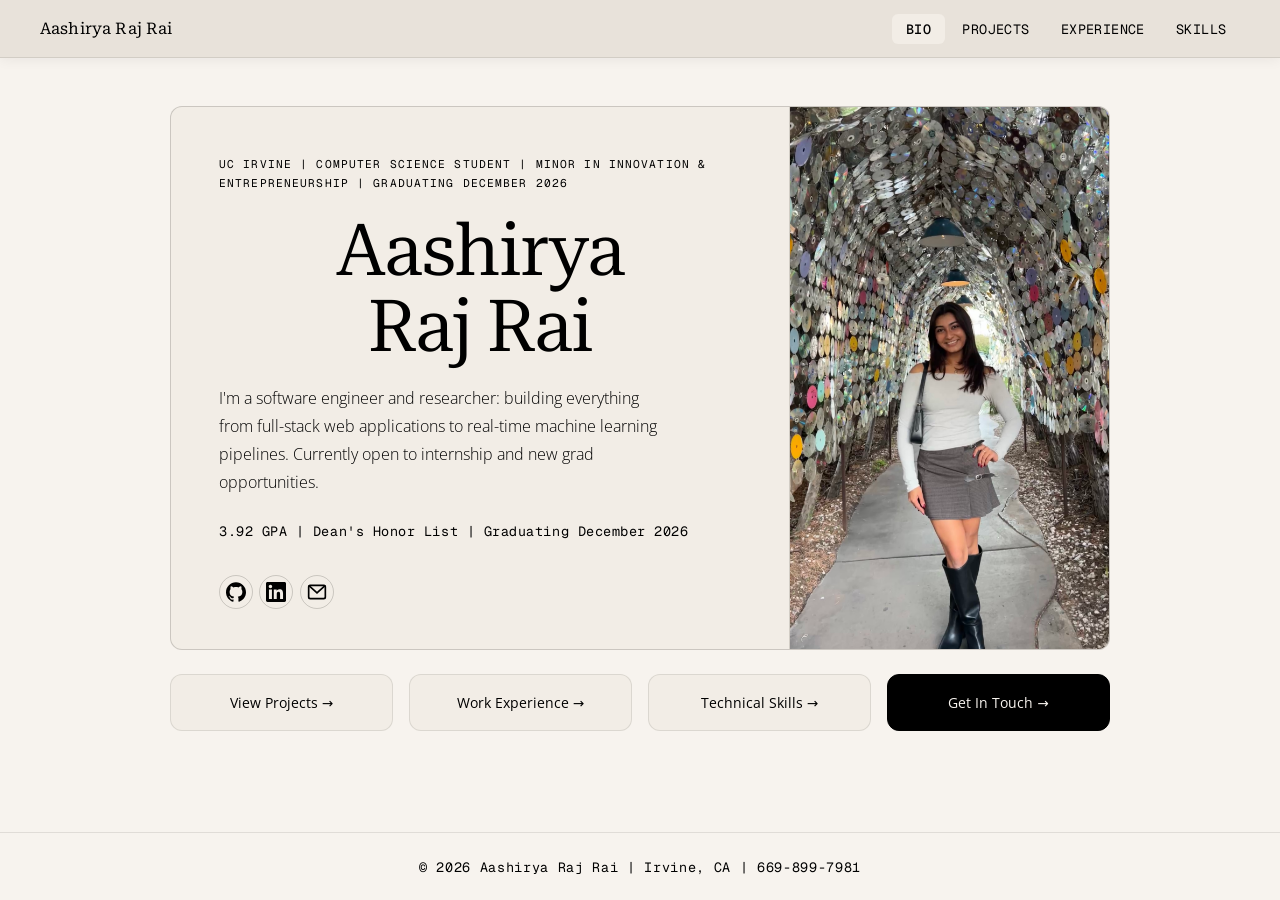
<file: index.html>
<!DOCTYPE html>
<html lang="en">
<head>
  <meta charset="UTF-8"/>
  <meta name="viewport" content="width=device-width, initial-scale=1.0"/>
  <title>Aashirya Raj Rai</title>
  <link rel="preconnect" href="https://fonts.googleapis.com"/>
  <link rel="preconnect" href="https://fonts.gstatic.com" crossorigin/>
  <link href="https://fonts.googleapis.com/css2?family=Roboto+Serif:ital,opsz,wght@0,8..144,100..900;1,8..144,100..900&family=Open+Sans:wght@300;400;500;600&family=Geist+Mono:wght@400;500&display=swap" rel="stylesheet"/>
  <link rel="stylesheet" href="shared.css"/>
  <link rel="stylesheet" href="home.css"/>
</head>
<body>

  <nav>
    <a href="index.html" class="nav-name">Aashirya Raj Rai</a>
    <ul>
      <li><a href="index.html" class="active">Bio</a></li>
      <li><a href="projects.html">Projects</a></li>
      <li><a href="experience.html">Experience</a></li>
      <li><a href="skills.html">Skills</a></li>
    </ul>
  </nav>

  <main class="home-main">
    <div class="home-card">
      <div class="home-left">
        <div class="home-tag">UC Irvine | Computer Science Student | Minor in Innovation & Entrepreneurship | Graduating December 2026</div>
        <h1>Aashirya<br/>Raj Rai</h1>
        <p class="home-bio">I'm a software engineer and researcher: building everything from full-stack web applications to real-time machine learning pipelines. Currently open to internship and new grad opportunities.</p>
        <p class="home-meta">3.92 GPA | Dean's Honor List | Graduating December 2026</p>
        <div class="home-social-row">
<div class="home-socials">
            <a href="https://github.com/aashiryarai" target="_blank" title="GitHub">
              <svg width="20" height="20" viewBox="0 0 24 24" fill="currentColor"><path d="M12 .297c-6.63 0-12 5.373-12 12 0 5.303 3.438 9.8 8.205 11.385.6.113.82-.258.82-.577 0-.285-.01-1.04-.015-2.04-3.338.724-4.042-1.61-4.042-1.61C4.422 18.07 3.633 17.7 3.633 17.7c-1.087-.744.084-.729.084-.729 1.205.084 1.838 1.236 1.838 1.236 1.07 1.835 2.809 1.305 3.495.998.108-.776.417-1.305.76-1.605-2.665-.3-5.466-1.332-5.466-5.93 0-1.31.465-2.38 1.235-3.22-.135-.303-.54-1.523.105-3.176 0 0 1.005-.322 3.3 1.23.96-.267 1.98-.399 3-.405 1.02.006 2.04.138 3 .405 2.28-1.552 3.285-1.23 3.285-1.23.645 1.653.24 2.873.12 3.176.765.84 1.23 1.91 1.23 3.22 0 4.61-2.805 5.625-5.475 5.92.42.36.81 1.096.81 2.22 0 1.606-.015 2.896-.015 3.286 0 .315.21.69.825.57C20.565 22.092 24 17.592 24 12.297c0-6.627-5.373-12-12-12"/></svg>
            </a>
            <a href="https://linkedin.com/in/aashirya-rai-177084218" target="_blank" title="LinkedIn">
              <svg width="20" height="20" viewBox="0 0 24 24" fill="currentColor"><path d="M20.447 20.452h-3.554v-5.569c0-1.328-.027-3.037-1.852-3.037-1.853 0-2.136 1.445-2.136 2.939v5.667H9.351V9h3.414v1.561h.046c.477-.9 1.637-1.85 3.37-1.85 3.601 0 4.267 2.37 4.267 5.455v6.286zM5.337 7.433c-1.144 0-2.063-.926-2.063-2.065 0-1.138.92-2.063 2.063-2.063 1.14 0 2.064.925 2.064 2.063 0 1.139-.925 2.065-2.064 2.065zm1.782 13.019H3.555V9h3.564v11.452zM22.225 0H1.771C.792 0 0 .774 0 1.729v20.542C0 23.227.792 24 1.771 24h20.451C23.2 24 24 23.227 24 22.271V1.729C24 .774 23.2 0 22.222 0h.003z"/></svg>
            </a>
            <a href="mailto:raiar@uci.edu" title="Email">
              <svg width="20" height="20" viewBox="0 0 24 24" fill="none" stroke="currentColor" stroke-width="2"><rect x="2" y="4" width="20" height="16" rx="2"/><polyline points="2,4 12,13 22,4"/></svg>
            </a>
          </div>
        </div>
      </div>
      <div class="home-right">
        <div class="home-photo-frame">
          <img src="IMG_7101.JPG" alt="Aashirya Raj Rai" class="home-photo-img"/>
        </div>
      </div>
    </div>

    <div class="home-quick-links">
      <a href="projects.html" class="ql">View Projects →</a>
      <a href="experience.html" class="ql">Work Experience →</a>
      <a href="skills.html" class="ql">Technical Skills →</a>
      <a href="mailto:raiar@uci.edu" class="ql ql-accent">Get In Touch →</a>
    </div>
  </main>

  <footer>
    <span>© 2026 Aashirya Raj Rai | Irvine, CA | 669-899-7981</span>
  </footer>

</body>
</html>
</file>
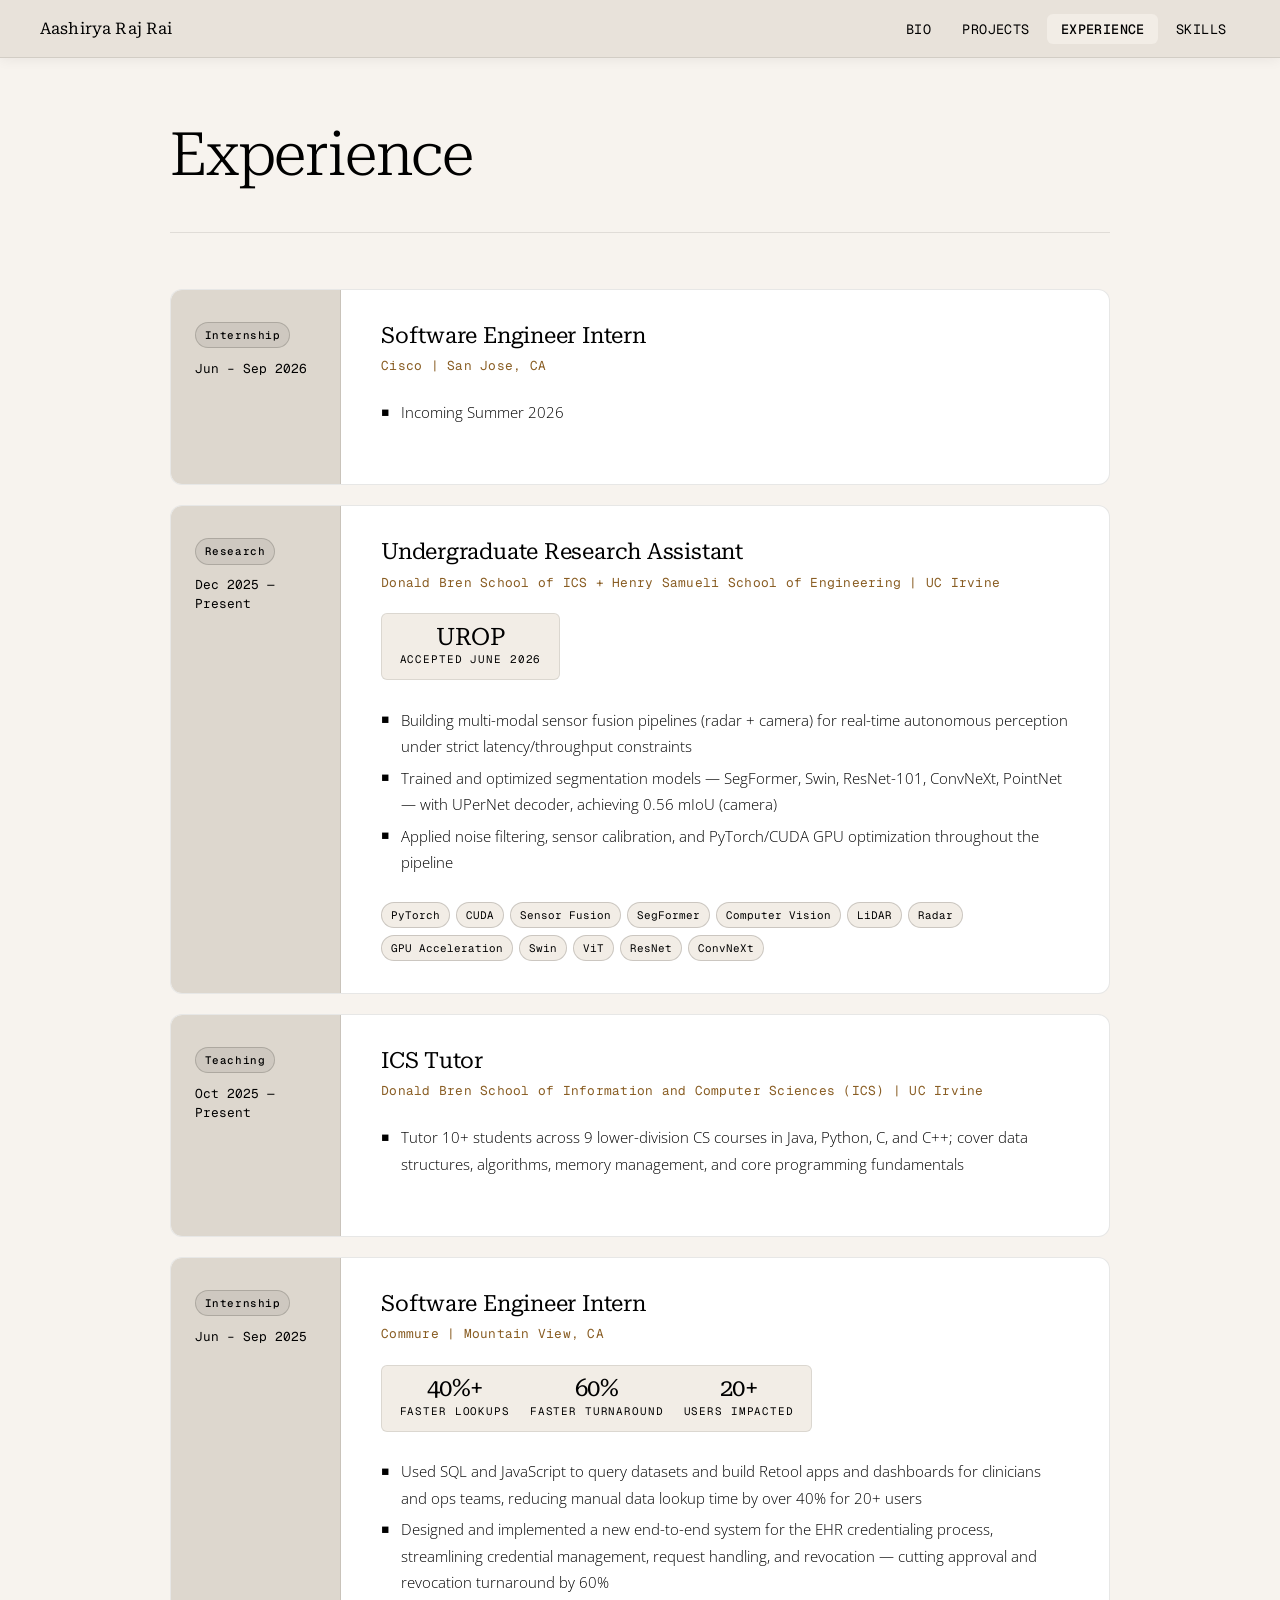
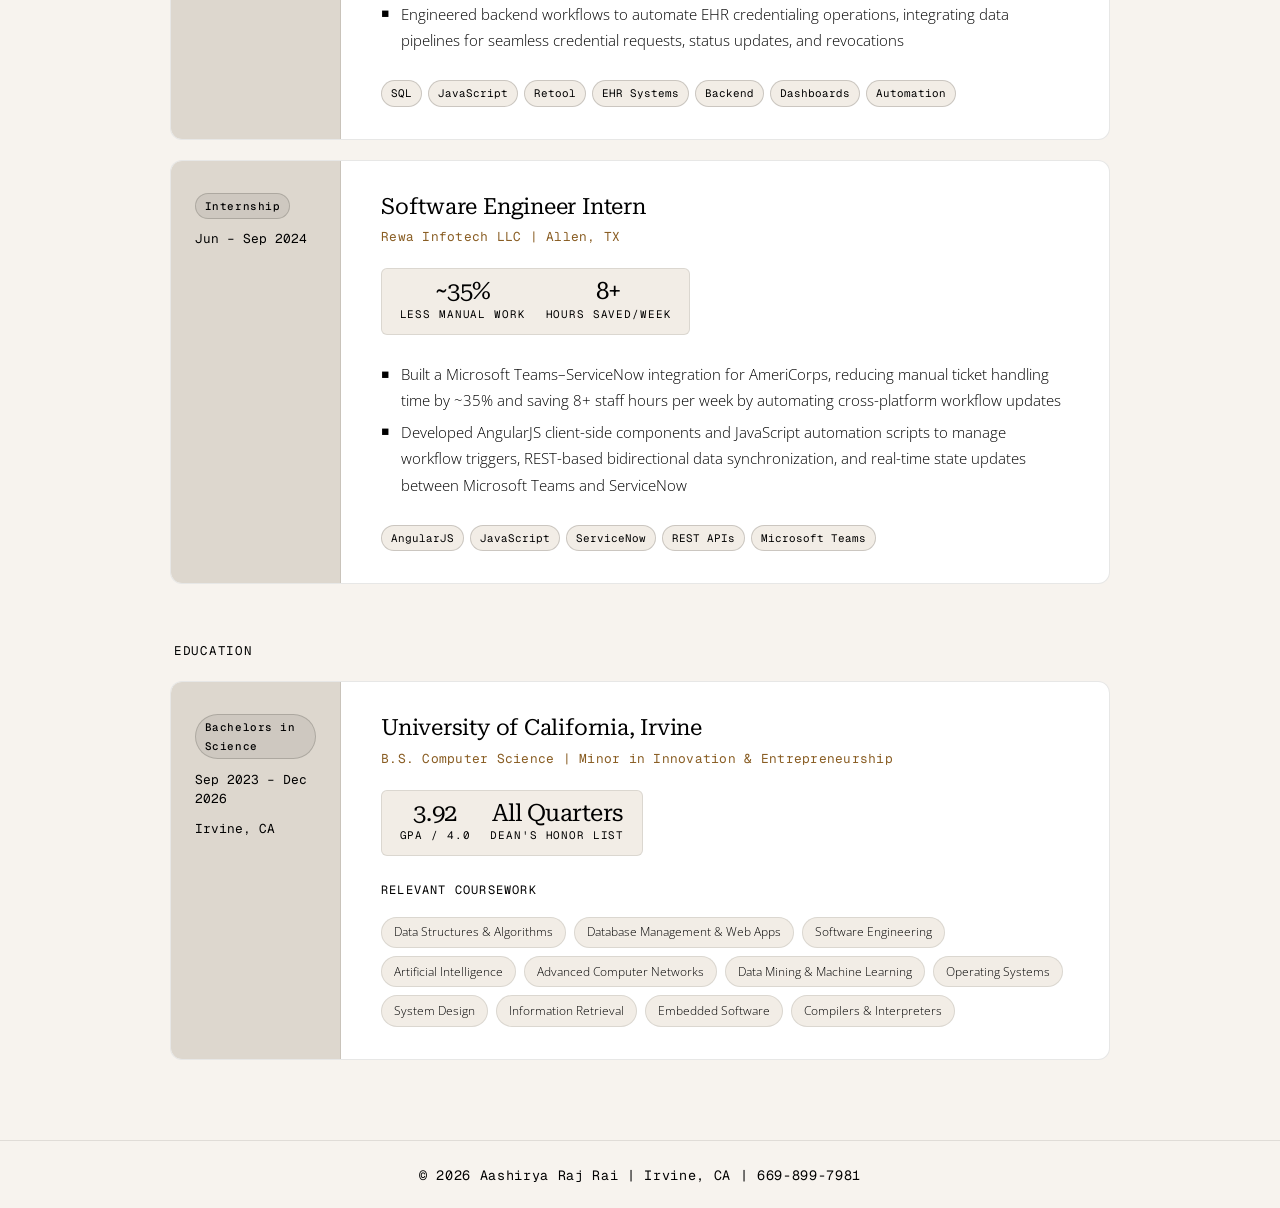
<file: experience.html>
<!DOCTYPE html>
<html lang="en">
<head>
  <meta charset="UTF-8"/>
  <meta name="viewport" content="width=device-width, initial-scale=1.0"/>
  <title>Experience — Aashirya Raj Rai</title>
  <link rel="preconnect" href="https://fonts.googleapis.com"/>
  <link rel="preconnect" href="https://fonts.gstatic.com" crossorigin/>
  <link href="https://fonts.googleapis.com/css2?family=Roboto+Serif:ital,opsz,wght@0,8..144,100..900;1,8..144,100..900&family=Open+Sans:wght@300;400;500;600&family=Geist+Mono:wght@400;500&display=swap" rel="stylesheet"/>
  <link rel="stylesheet" href="shared.css"/>
  <link rel="stylesheet" href="experience.css"/>
</head>
<body>

  <nav>
    <a href="index.html" class="nav-name">Aashirya Raj Rai</a>
    <ul>
      <li><a href="index.html">Bio</a></li>
      <li><a href="projects.html">Projects</a></li>
      <li><a href="experience.html" class="active">Experience</a></li>
      <li><a href="skills.html">Skills</a></li>
    </ul>
  </nav>

  <main class="page-main">
    <div class="page-header">
      <h1>Experience</h1>
    </div>

    <div class="exp-list">
      <div class="exp-card" data-reveal>
        <div class="exp-card-left">
          <div class="exp-role-tag intern">Internship</div>
          <div class="exp-period">Jun – Sep 2026</div>
        </div>
        <div class="exp-card-body">
          <h2>Software Engineer Intern</h2>
          <p class="exp-org">Cisco | San Jose, CA</p>
          <ul>
            <li>Incoming Summer 2026</li>
          </ul>
        </div>
      </div>
      <div class="exp-card" data-reveal>
        <div class="exp-card-left">
          <div class="exp-role-tag research">Research</div>
          <div class="exp-period">Dec 2025 — Present</div>
        </div>
        <div class="exp-card-body">
          <h2>Undergraduate Research Assistant</h2>
          <p class="exp-org">Donald Bren School of ICS + Henry Samueli School of Engineering | UC Irvine</p>
          <div class="exp-metric-row">
            <div class="exp-metric accent"><span>UROP</span><small>Accepted June 2026</small></div>
          </div>
          <ul>
            <li>Building multi-modal sensor fusion pipelines (radar + camera) for real-time autonomous perception under strict latency/throughput constraints</li>
            <li>Trained and optimized segmentation models — SegFormer, Swin, ResNet-101, ConvNeXt, PointNet — with UPerNet decoder, achieving 0.56 mIoU (camera)</li>
            <li>Applied noise filtering, sensor calibration, and PyTorch/CUDA GPU optimization throughout the pipeline</li>
          </ul>
          <div class="exp-skill-pills">
            <span>PyTorch</span><span>CUDA</span><span>Sensor Fusion</span><span>SegFormer</span><span>Computer Vision</span><span>LiDAR</span><span>Radar</span><span>GPU Acceleration</span><span>Swin</span><span>ViT</span><span>ResNet</span><span>ConvNeXt</span>
          </div>
        </div>
      </div>

      <div class="exp-card" data-reveal>
        <div class="exp-card-left">
          <div class="exp-role-tag research">Teaching</div>
          <div class="exp-period">Oct 2025 — Present</div>
        </div>
        <div class="exp-card-body">
          <h2>ICS Tutor</h2>
          <p class="exp-org">Donald Bren School of Information and Computer Sciences (ICS) | UC Irvine</p>
          <ul>
            <li>Tutor 10+ students across 9 lower-division CS courses in Java, Python, C, and C++; cover data structures, algorithms, memory management, and core programming fundamentals</li>
          </ul>
        </div>
      </div>

      <div class="exp-card" data-reveal>
        <div class="exp-card-left">
          <div class="exp-role-tag intern">Internship</div>
          <div class="exp-period">Jun – Sep 2025</div>
        </div>
        <div class="exp-card-body">
          <h2>Software Engineer Intern</h2>
          <p class="exp-org">Commure | Mountain View, CA</p>
          <div class="exp-metric-row">
            <div class="exp-metric"><span>40%+</span><small>Faster lookups</small></div>
            <div class="exp-metric"><span>60%</span><small>Faster turnaround</small></div>
            <div class="exp-metric"><span>20+</span><small>Users impacted</small></div>
          </div>
          <ul>
            <li>Used SQL and JavaScript to query datasets and build Retool apps and dashboards for clinicians and ops teams, reducing manual data lookup time by over 40% for 20+ users</li>
            <li>Designed and implemented a new end-to-end system for the EHR credentialing process, streamlining credential management, request handling, and revocation — cutting approval and revocation turnaround by 60%</li>
            <li>Engineered backend workflows to automate EHR credentialing operations, integrating data pipelines for seamless credential requests, status updates, and revocations</li>
          </ul>
          <div class="exp-skill-pills">
            <span>SQL</span><span>JavaScript</span><span>Retool</span><span>EHR Systems</span><span>Backend</span><span>Dashboards</span><span>Automation</span>
          </div>
        </div>
      </div>

      <div class="exp-card" data-reveal>
        <div class="exp-card-left">
          <div class="exp-role-tag intern">Internship</div>
          <div class="exp-period">Jun – Sep 2024</div>
        </div>
        <div class="exp-card-body">
          <h2>Software Engineer Intern</h2>
          <p class="exp-org">Rewa Infotech LLC | Allen, TX</p>
          <div class="exp-metric-row">
            <div class="exp-metric"><span>~35%</span><small>Less manual work</small></div>
            <div class="exp-metric"><span>8+</span><small>Hours saved/week</small></div>
          </div>
          <ul>
            <li>Built a Microsoft Teams–ServiceNow integration for AmeriCorps, reducing manual ticket handling time by ~35% and saving 8+ staff hours per week by automating cross-platform workflow updates</li>
            <li>Developed AngularJS client-side components and JavaScript automation scripts to manage workflow triggers, REST-based bidirectional data synchronization, and real-time state updates between Microsoft Teams and ServiceNow</li>
          </ul>
          <div class="exp-skill-pills">
            <span>AngularJS</span><span>JavaScript</span><span>ServiceNow</span><span>REST APIs</span><span>Microsoft Teams</span>
          </div>
        </div>
      </div>

    </div>

    <div class="exp-section-label" style="margin-top:3.5rem">Education</div>

    <div class="edu-card" data-reveal>
      <div class="exp-card-left">
        <div class="exp-role-tag edu">Bachelors in Science</div>
        <div class="exp-period">Sep 2023 – Dec 2026</div>
        <div class="exp-location">Irvine, CA</div>
      </div>
      <div class="exp-card-body">
        <h2>University of California, Irvine</h2>
        <p class="exp-org">B.S. Computer Science | Minor in Innovation & Entrepreneurship</p>
        <div class="exp-metric-row">
          <div class="exp-metric accent"><span>3.92</span><small>GPA / 4.0</small></div>
          <div class="exp-metric accent"><span>All Quarters</span><small>Dean's Honor List</small></div>
        </div>
        <p class="edu-courses-label">Relevant Coursework</p>
        <div class="edu-courses-grid">
          <span>Data Structures & Algorithms</span>
          <span>Database Management & Web Apps</span>
          <span>Software Engineering</span>
          <span>Artificial Intelligence</span>
          <span>Advanced Computer Networks</span>
          <span>Data Mining & Machine Learning</span>
          <span>Operating Systems</span>
          <span>System Design</span>
          <span>Information Retrieval</span>
          <span>Embedded Software</span>
          <span>Compilers & Interpreters</span>
        </div>
      </div>
    </div>

  </main>

  <footer>
    <span>© 2026 Aashirya Raj Rai | Irvine, CA | 669-899-7981</span>
  </footer>

  <script src="shared.js"></script>
</body>
</html>
</file>
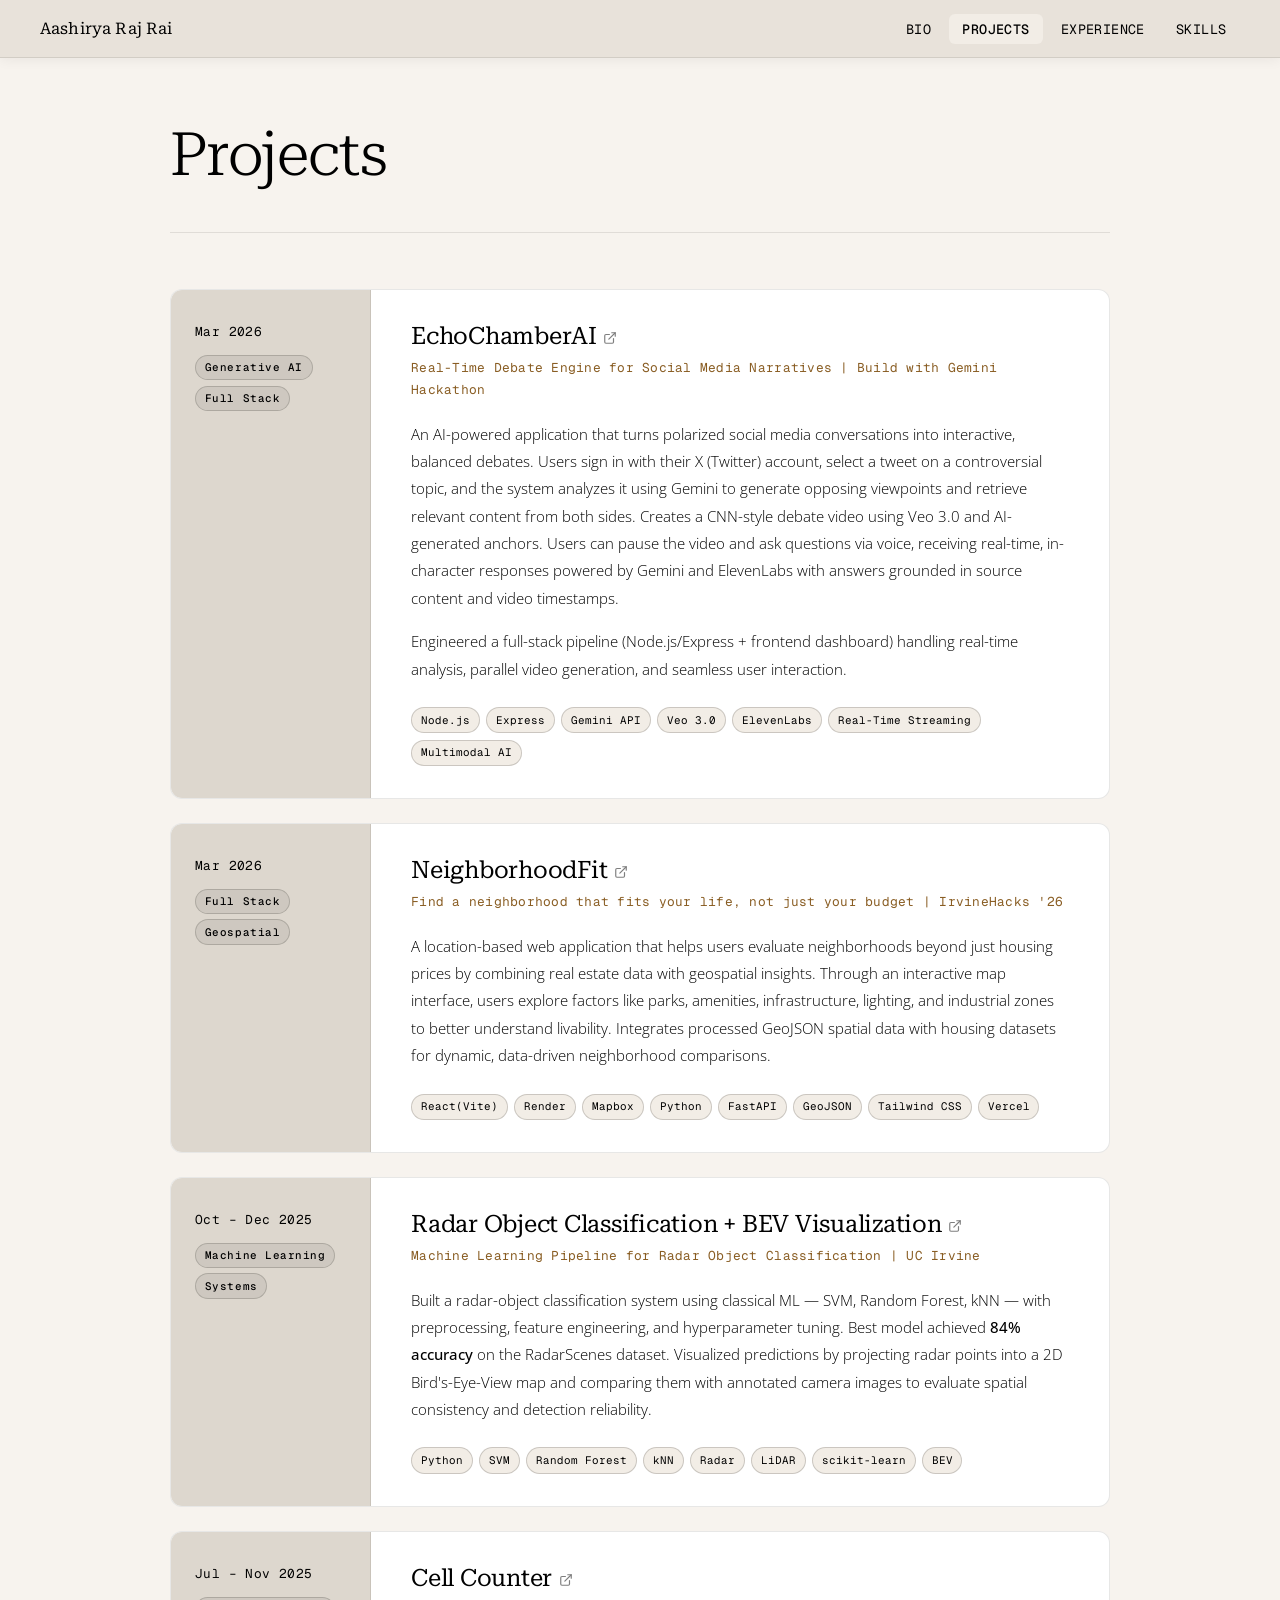
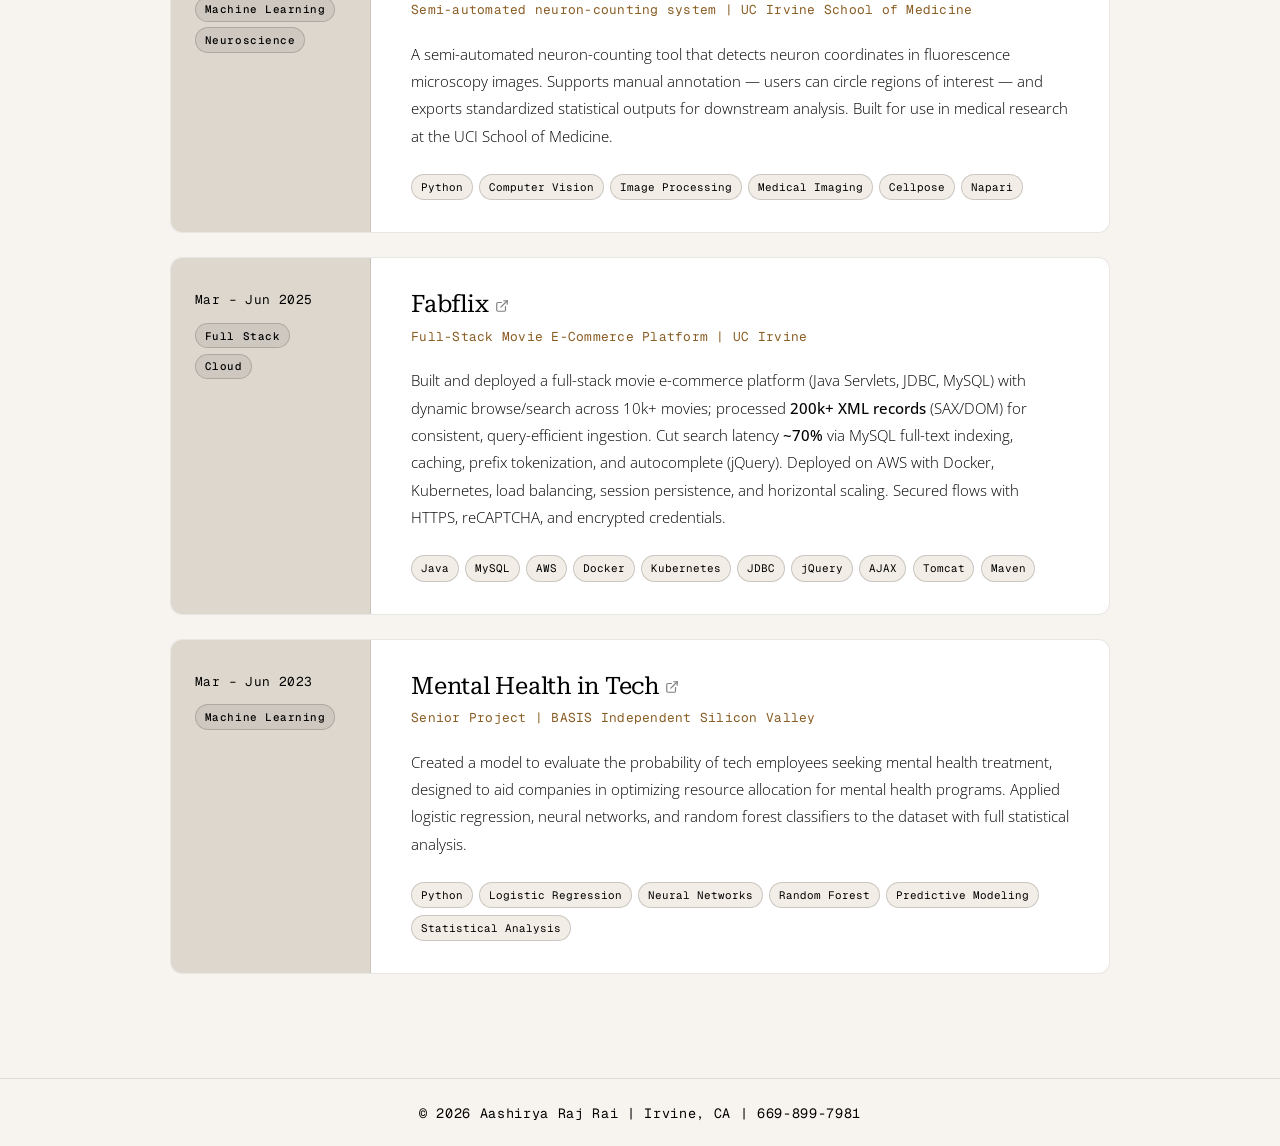
<file: projects.html>
<!DOCTYPE html>
<html lang="en">
<head>
  <meta charset="UTF-8"/>
  <meta name="viewport" content="width=device-width, initial-scale=1.0"/>
  <title>Projects — Aashirya Raj Rai</title>
  <link rel="preconnect" href="https://fonts.googleapis.com"/>
  <link rel="preconnect" href="https://fonts.gstatic.com" crossorigin/>
  <link href="https://fonts.googleapis.com/css2?family=Roboto+Serif:ital,opsz,wght@0,8..144,100..900;1,8..144,100..900&family=Open+Sans:wght@300;400;500;600&family=Geist+Mono:wght@400;500&display=swap" rel="stylesheet"/>
  <link rel="stylesheet" href="shared.css"/>
  <link rel="stylesheet" href="projects.css"/>
</head>
<body>

  <nav>
    <a href="index.html" class="nav-name">Aashirya Raj Rai</a>
    <ul>
      <li><a href="index.html">Bio</a></li>
      <li><a href="projects.html" class="active">Projects</a></li>
      <li><a href="experience.html">Experience</a></li>
      <li><a href="skills.html">Skills</a></li>
    </ul>
  </nav>

  <main class="page-main">
    <div class="page-header">
      <h1>Projects</h1>
    </div>

    <div class="projects-list">

      <!-- EchoChamberAI -->
      <article class="project-row" data-reveal>
        <div class="pr-left">
          <div class="pr-date">Mar 2026</div>
          <div class="pr-tags">
            <span class="ptag ai">Generative AI</span>
            <span class="ptag fs">Full Stack</span>
          </div>
        </div>
        <div class="pr-body">
          <h2><a href="https://github.com/aashiryarai/echochamberai" target="_blank" class="pr-title-link">EchoChamberAI</a></h2>
          <p class="pr-subtitle">Real-Time Debate Engine for Social Media Narratives | Build with Gemini Hackathon</p>
          <p class="pr-desc">An AI-powered application that turns polarized social media conversations into interactive, balanced debates. Users sign in with their X (Twitter) account, select a tweet on a controversial topic, and the system analyzes it using Gemini to generate opposing viewpoints and retrieve relevant content from both sides. Creates a CNN-style debate video using Veo 3.0 and AI-generated anchors. Users can pause the video and ask questions via voice, receiving real-time, in-character responses powered by Gemini and ElevenLabs with answers grounded in source content and video timestamps.</p>
          <p class="pr-desc">Engineered a full-stack pipeline (Node.js/Express + frontend dashboard) handling real-time analysis, parallel video generation, and seamless user interaction.</p>
          <div class="pr-skill-row">
            <span>Node.js</span><span>Express</span><span>Gemini API</span><span>Veo 3.0</span><span>ElevenLabs</span><span>Real-Time Streaming</span><span>Multimodal AI</span>
          </div>
        </div>
      </article>

      <!-- NeighborhoodFit -->
      <article class="project-row" data-reveal>
        <div class="pr-left">
          <div class="pr-date">Mar 2026</div>
          <div class="pr-tags">
            <span class="ptag fs">Full Stack</span>
            <span class="ptag geo">Geospatial</span>
          </div>
        </div>
        <div class="pr-body">
          <h2><a href="https://github.com/aashiryarai/IrvineHacks26" target="_blank" class="pr-title-link">NeighborhoodFit</a></h2>
          <p class="pr-subtitle">Find a neighborhood that fits your life, not just your budget | IrvineHacks '26</p>
          <p class="pr-desc">A location-based web application that helps users evaluate neighborhoods beyond just housing prices by combining real estate data with geospatial insights. Through an interactive map interface, users explore factors like parks, amenities, infrastructure, lighting, and industrial zones to better understand livability. Integrates processed GeoJSON spatial data with housing datasets for dynamic, data-driven neighborhood comparisons.</p>
          <div class="pr-skill-row">
            <span>React(Vite)</span><span>Render</span><span>Mapbox</span><span>Python</span><span>FastAPI</span><span>GeoJSON</span><span>Tailwind CSS</span><span>Vercel</span>
          </div>
        </div>
      </article>

      <!-- Radar BEV -->
      <article class="project-row" data-reveal>
        <div class="pr-left">
          <div class="pr-date">Oct – Dec 2025</div>
          <div class="pr-tags">
            <span class="ptag ml">Machine Learning</span>
            <span class="ptag sys">Systems</span>
          </div>
        </div>
        <div class="pr-body">
          <h2><a href="https://github.com/aashiryarai/radarscenes-project" target="_blank" class="pr-title-link">Radar Object Classification + BEV Visualization</a></h2>
          <p class="pr-subtitle">Machine Learning Pipeline for Radar Object Classification | UC Irvine</p>
          <p class="pr-desc">Built a radar-object classification system using classical ML — SVM, Random Forest, kNN — with preprocessing, feature engineering, and hyperparameter tuning. Best model achieved <strong>84% accuracy</strong> on the RadarScenes dataset. Visualized predictions by projecting radar points into a 2D Bird's-Eye-View map and comparing them with annotated camera images to evaluate spatial consistency and detection reliability.</p>
          <div class="pr-skill-row">
            <span>Python</span><span>SVM</span><span>Random Forest</span><span>kNN</span><span>Radar</span><span>LiDAR</span><span>scikit-learn</span><span>BEV</span>
          </div>
        </div>
      </article>

      <!-- Cell Counter -->
      <article class="project-row" data-reveal>
        <div class="pr-left">
          <div class="pr-date">Jul – Nov 2025</div>
          <div class="pr-tags">
            <span class="ptag ml">Machine Learning</span>
            <span class="ptag bio">Neuroscience</span>
          </div>
        </div>
        <div class="pr-body">
          <h2><a href="https://github.com/aashiryarai/cellCounter" target="_blank" class="pr-title-link">Cell Counter</a></h2>
          <p class="pr-subtitle">Semi-automated neuron-counting system | UC Irvine School of Medicine</p>
          <p class="pr-desc">A semi-automated neuron-counting tool that detects neuron coordinates in fluorescence microscopy images. Supports manual annotation — users can circle regions of interest — and exports standardized statistical outputs for downstream analysis. Built for use in medical research at the UCI School of Medicine.</p>
          <div class="pr-skill-row">
            <span>Python</span><span>Computer Vision</span><span>Image Processing</span><span>Medical Imaging</span><span>Cellpose</span><span>Napari</span>
          </div>
        </div>
      </article>

      <!-- Fabflix -->
      <article class="project-row" data-reveal>
        <div class="pr-left">
          <div class="pr-date">Mar – Jun 2025</div>
          <div class="pr-tags">
            <span class="ptag fs">Full Stack</span>
            <span class="ptag cloud">Cloud</span>
          </div>
        </div>
        <div class="pr-body">
          <h2><a href="https://github.com/aashiryarai/fabflix" target="_blank" class="pr-title-link">Fabflix</a></h2>
          <p class="pr-subtitle">Full-Stack Movie E-Commerce Platform | UC Irvine</p>
          <p class="pr-desc">Built and deployed a full-stack movie e-commerce platform (Java Servlets, JDBC, MySQL) with dynamic browse/search across 10k+ movies; processed <strong>200k+ XML records</strong> (SAX/DOM) for consistent, query-efficient ingestion. Cut search latency <strong>~70%</strong> via MySQL full-text indexing, caching, prefix tokenization, and autocomplete (jQuery). Deployed on AWS with Docker, Kubernetes, load balancing, session persistence, and horizontal scaling. Secured flows with HTTPS, reCAPTCHA, and encrypted credentials.</p>
          <div class="pr-skill-row">
            <span>Java</span><span>MySQL</span><span>AWS</span><span>Docker</span><span>Kubernetes</span><span>JDBC</span><span>jQuery</span><span>AJAX</span><span>Tomcat</span><span>Maven</span>
          </div>
        </div>
      </article>

      <!-- Senior Project -->
      <article class="project-row" data-reveal>
        <div class="pr-left">
          <div class="pr-date">Mar – Jun 2023</div>
          <div class="pr-tags">
            <span class="ptag ml">Machine Learning</span>
          </div>
        </div>
        <div class="pr-body">
          <h2><a href="https://github.com/aashiryarai/Senior-Project-Mental-Health-in-Tech-" target="_blank" class="pr-title-link">Mental Health in Tech</a></h2>
          <p class="pr-subtitle">Senior Project | BASIS Independent Silicon Valley</p>
          <p class="pr-desc">Created a model to evaluate the probability of tech employees seeking mental health treatment, designed to aid companies in optimizing resource allocation for mental health programs. Applied logistic regression, neural networks, and random forest classifiers to the dataset with full statistical analysis.</p>
          <div class="pr-skill-row">
            <span>Python</span><span>Logistic Regression</span><span>Neural Networks</span><span>Random Forest</span><span>Predictive Modeling</span><span>Statistical Analysis</span>
          </div>
        </div>
      </article>

    </div>
  </main>

  <footer>
    <span>© 2026 Aashirya Raj Rai | Irvine, CA | 669-899-7981</span>
  </footer>

  <script src="shared.js"></script>
</body>
</html>
</file>
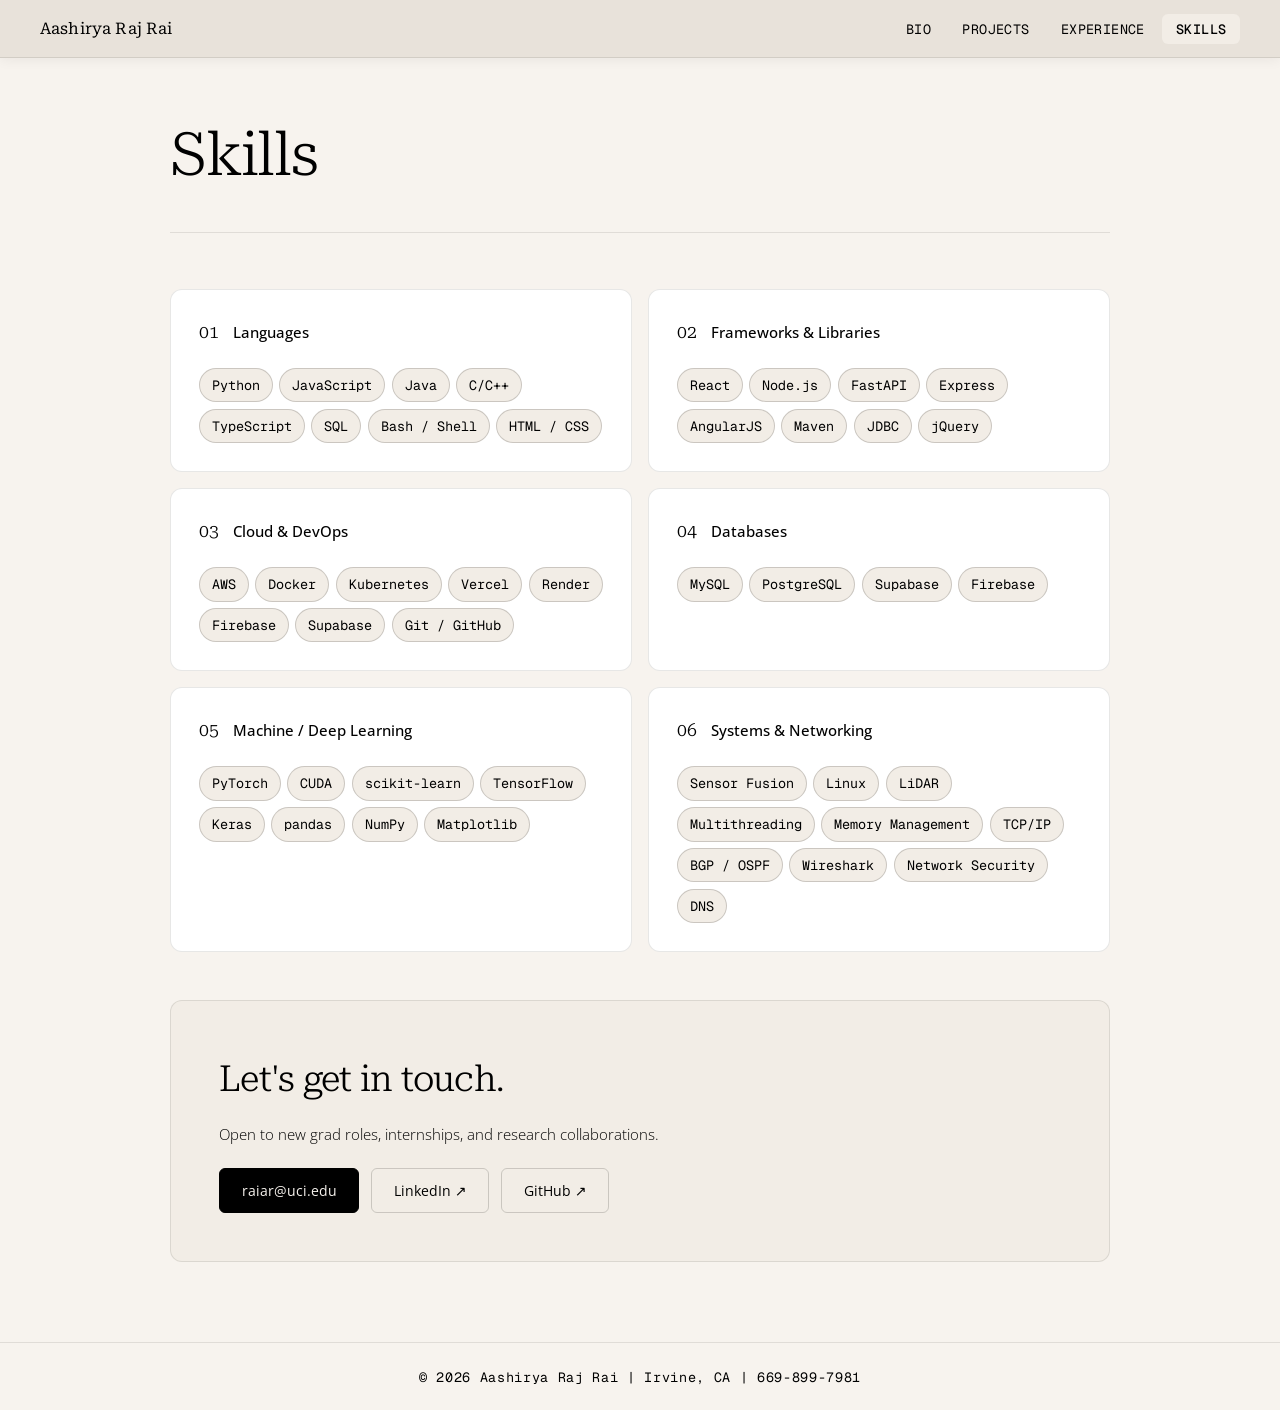
<file: skills.html>
<!DOCTYPE html>
<html lang="en">
<head>
  <meta charset="UTF-8"/>
  <meta name="viewport" content="width=device-width, initial-scale=1.0"/>
  <title>Skills — Aashirya Raj Rai</title>
  <link rel="preconnect" href="https://fonts.googleapis.com"/>
  <link rel="preconnect" href="https://fonts.gstatic.com" crossorigin/>
  <link href="https://fonts.googleapis.com/css2?family=Roboto+Serif:ital,opsz,wght@0,8..144,100..900;1,8..144,100..900&family=Open+Sans:wght@300;400;500;600&family=Geist+Mono:wght@400;500&display=swap" rel="stylesheet"/>
  <link rel="stylesheet" href="shared.css"/>
  <link rel="stylesheet" href="skills.css"/>
</head>
<body>

  <nav>
    <a href="index.html" class="nav-name">Aashirya Raj Rai</a>
    <ul>
      <li><a href="index.html">Bio</a></li>
      <li><a href="projects.html">Projects</a></li>
      <li><a href="experience.html">Experience</a></li>
      <li><a href="skills.html" class="active">Skills</a></li>
    </ul>
  </nav>

  <main class="page-main">
    <div class="page-header">
      <h1>Skills</h1>
    </div>

    <div class="skills-grid">

      <div class="skill-group" data-reveal>
        <div class="sg-header">
          <span class="sg-icon">01</span>
          <h3>Languages</h3>
        </div>
        <div class="sg-pills">
          <span class="pill">Python</span>
          <span class="pill">JavaScript</span>
          <span class="pill">Java</span>
          <span class="pill">C/C++</span>
          <span class="pill">TypeScript</span>
          <span class="pill">SQL</span>
          <span class="pill">Bash / Shell</span>
          <span class="pill">HTML / CSS</span>
        </div>
      </div>

      <div class="skill-group" data-reveal>
        <div class="sg-header">
          <span class="sg-icon">02</span>
          <h3>Frameworks & Libraries</h3>
        </div>
        <div class="sg-pills">
          <span class="pill">React</span>
          <span class="pill">Node.js</span>
          <span class="pill">FastAPI</span>
          <span class="pill">Express</span>
          <span class="pill">AngularJS</span>
          <span class="pill">Maven</span>
          <span class="pill">JDBC</span>
          <span class="pill">jQuery</span>
        </div>
      </div>

      <div class="skill-group" data-reveal>
        <div class="sg-header">
          <span class="sg-icon">03</span>
          <h3>Cloud & DevOps</h3>
        </div>
        <div class="sg-pills">
          <span class="pill">AWS</span>
          <span class="pill">Docker</span>
          <span class="pill">Kubernetes</span>
          <span class="pill">Vercel</span>
          <span class="pill">Render</span>
          <span class="pill">Firebase</span>
          <span class="pill">Supabase</span>
          <span class="pill">Git / GitHub</span>
        </div>
      </div>

      <div class="skill-group" data-reveal>
        <div class="sg-header">
          <span class="sg-icon">04</span>
          <h3>Databases</h3>
        </div>
        <div class="sg-pills">
          <span class="pill">MySQL</span>
          <span class="pill">PostgreSQL</span>
          <span class="pill">Supabase</span>
          <span class="pill">Firebase</span>
        </div>
      </div>

      <div class="skill-group" data-reveal>
        <div class="sg-header">
          <span class="sg-icon">05</span>
          <h3>Machine / Deep Learning</h3>
        </div>
        <div class="sg-pills">
          <span class="pill">PyTorch</span>
          <span class="pill">CUDA</span>
          <span class="pill">scikit-learn</span>
          <span class="pill">TensorFlow</span>
          <span class="pill">Keras</span>
          <span class="pill">pandas</span>
          <span class="pill">NumPy</span>
          <span class="pill">Matplotlib</span>
        </div>
      </div>

      <div class="skill-group" data-reveal>
        <div class="sg-header">
          <span class="sg-icon">06</span>
          <h3>Systems & Networking</h3>
        </div>
        <div class="sg-pills">
          <span class="pill">Sensor Fusion</span>
          <span class="pill">Linux</span>
          <span class="pill">LiDAR</span>
          <span class="pill">Multithreading</span>
          <span class="pill">Memory Management</span>
          <span class="pill">TCP/IP</span>
          <span class="pill">BGP / OSPF</span>
          <span class="pill">Wireshark</span>
          <span class="pill">Network Security</span>
          <span class="pill">DNS</span>
        </div>
      </div>

    </div>

    <div class="contact-cta" data-reveal>
      <div class="cta-inner">
        <h2>Let's get in touch.</h2>
        <p>Open to new grad roles, internships, and research collaborations.</p>
        <div class="cta-links">
          <a href="mailto:raiar@uci.edu" class="cta-btn primary">raiar@uci.edu</a>
          <a href="https://linkedin.com/in/aashirya-rai-177084218" target="_blank" class="cta-btn">LinkedIn ↗</a>
          <a href="https://github.com/aashiryarai" target="_blank" class="cta-btn">GitHub ↗</a>
        </div>
      </div>
    </div>

  </main>

  <footer>
    <span>© 2026 Aashirya Raj Rai | Irvine, CA | 669-899-7981</span>
  </footer>

  <script src="shared.js"></script>
</body>
</html>
</file>
<file: shared.css>
*, *::before, *::after { box-sizing: border-box; margin: 0; padding: 0; }

:root {
  --cream:     #f2ede6;
  --cream2:    #e8e2da;
  --cream3:    #ddd7ce;
  --parchment: #f7f3ee;
  --ink:       #000000;
  --ink2:      #000000;
  --ink3:      #000000;
  --ink4:      #000000;
  --accent:    #000000;
  --rust:      #000000;
  --sage:      #000000;
  --slate:     #000000;
  --border:    rgba(26,22,18,0.1);
  --border2:   rgba(26,22,18,0.18);
  --r:         6px;
  --r-lg:      12px;
  --font-serif:  'Roboto Serif', Georgia, serif;
  --font-body:   'Open Sans', system-ui, sans-serif;
  --font-mono:   'Geist Mono', monospace;
}

html { scroll-behavior: smooth; }

body {
  background: var(--parchment);
  color: var(--ink);
  font-family: var(--font-body);
  line-height: 1.7;
  font-size: 16px;
  -webkit-font-smoothing: antialiased;
  min-height: 100vh;
  display: flex; flex-direction: column;
}

/* ── NAV ── */
nav {
  position: sticky; top: 0; z-index: 50;
  background: var(--cream2);
  border-bottom: 1px solid var(--border);
  box-shadow: 0 2px 12px rgba(26,22,18,0.06);
  padding: 0 2.5rem;
  display: flex; align-items: center; justify-content: space-between;
  height: 58px;
}

.nav-name {
  font-family: var(--font-serif);
  font-size: 1rem; font-weight: 400;
  color: var(--ink); text-decoration: none;
  letter-spacing: 0.01em;
}
.nav-name:hover { color: var(--rust); }

nav ul {
  display: flex; list-style: none; gap: 0.25rem;
}
nav ul a {
  text-decoration: none;
  color: var(--ink3);
  font-size: 0.85rem;
  font-weight: 400;
  padding: 0.35rem 0.85rem;
  border-radius: var(--r);
  letter-spacing: 0.03em;
  text-transform: uppercase;
  font-family: var(--font-mono);
  font-size: 0.84rem;
  transition: color 0.18s, background 0.18s;
}
nav ul a:hover { color: var(--ink); background: var(--cream); }
nav ul a.active { color: var(--ink); font-weight: 500; background: var(--cream); }

/* ── MAIN ── */
main { flex: 1; }
.page-main { max-width: 980px; margin: 0 auto; padding: 4rem 1.25rem 5rem; }

.page-header { margin-bottom: 3.5rem; border-bottom: 1px solid var(--border); padding-bottom: 2rem; }
.page-header h1 {
  font-family: var(--font-serif);
  font-size: clamp(2.5rem, 5vw, 3.75rem);
  font-weight: 300;
  color: var(--ink);
  line-height: 1.1;
  margin-bottom: 0.75rem;
  letter-spacing: -0.02em;
}
.page-header p { color: var(--ink3); font-size: 1.05rem; font-weight: 300; }

/* ── REVEAL ── */
[data-reveal] { opacity: 0; transform: translateY(18px); transition: opacity 0.6s ease, transform 0.6s ease; }
[data-reveal].revealed { opacity: 1; transform: none; }

/* ── FOOTER ── */
footer {
  border-top: 1px solid var(--border);
  padding: 1.25rem 2.5rem;
  text-align: center;
}
footer span { font-family: var(--font-mono); font-size: 0.84rem; color: var(--ink4); letter-spacing: 0.05em; }

/* ── RESPONSIVE NAV ── */
@media (max-width: 640px) {
  nav { padding: 0 1.25rem; }
  .nav-name { font-size: 0.9rem; }
  nav ul { gap: 0; }
  nav ul a { padding: 0.3rem 0.5rem; font-size: 0.76rem; }
  .page-main { padding: 2.5rem 1.25rem 4rem; }
}
</file>
<file: home.css>
.home-main {
  max-width: 980px; margin: 0 auto; padding: 3rem 1.25rem 5rem;
}

/* ── HERO CARD ── */
.home-card {
  display: grid;
  grid-template-columns: 1fr 320px;
  gap: 0;
  border: 1px solid var(--border2);
  border-radius: var(--r-lg);
  background: var(--cream);
  overflow: hidden;
  margin-bottom: 1.5rem;
  min-height: 340px;
}

.home-left {
  padding: 3rem 3rem 2.5rem;
  display: flex; flex-direction: column; justify-content: space-between;
}

.home-tag {
  font-family: var(--font-mono);
  font-size: 0.7rem;
  color: var(--ink3);
  letter-spacing: 0.1em;
  text-transform: uppercase;
  margin-bottom: 1.25rem;
}

.home-left h1 {
  font-family: var(--font-serif);
  font-size: clamp(2.8rem, 6vw, 4.5rem);
  font-weight: 400;
  text-align: center;
  line-height: 1.05;
  letter-spacing: -0.02em;
  color: var(--ink);
  margin-bottom: 1.25rem;
}

.home-bio {
  color: var(--ink2);
  font-size: 1rem;
  font-weight: 300;
  line-height: 1.75;
  max-width: 440px;
  margin-bottom: 0.75rem;
}

.home-meta {
  font-family: var(--font-mono);
  font-size: 0.84rem;
  color: var(--ink3);
  letter-spacing: 0.04em;
  margin-top: 0.75rem;
  margin-bottom: 2rem;
}

.home-social-row {
  display: flex; align-items: center; gap: 1.25rem; flex-wrap: wrap;
}
.home-handle {
  font-family: var(--font-mono);
  font-size: 0.88rem;
  color: var(--ink3);
  letter-spacing: 0.04em;
}
.home-socials { display: flex; align-items: center; gap: 0.4rem; }
.home-socials a {
  display: flex; align-items: center; justify-content: center;
  width: 34px; height: 34px;
  border-radius: 50%;
  border: 1px solid var(--border2);
  color: var(--ink3);
  text-decoration: none;
  transition: color 0.18s, border-color 0.18s, background 0.18s;
}
.home-socials a:hover { color: var(--ink); border-color: var(--ink); background: var(--cream2); }

/* ── PHOTO ── */
.home-right {
  background: var(--cream2);
  border-left: 1px solid var(--border);
  display: flex; align-items: stretch;
}
.home-photo-frame {
  width: 100%; height: 100%;
  display: flex; align-items: center; justify-content: center;
  min-height: 280px;
}
.home-photo-img {
  width: 100%; height: 100%;
  object-fit: cover; object-position: center top;
  border-radius: inherit;
  display: block;
}
.home-photo-placeholder {
  display: flex; flex-direction: column; align-items: center; gap: 0.75rem;
  color: var(--ink4);
  text-align: center;
}
.photo-initials {
  width: 80px; height: 80px;
  border-radius: 50%;
  background: var(--cream3);
  border: 1px solid var(--border2);
  display: flex; align-items: center; justify-content: center;
  font-family: var(--font-serif);
  font-size: 1.5rem;
  font-weight: 400;
  color: var(--ink2);
}
.photo-hint { font-family: var(--font-mono); font-size: 0.80rem; color: var(--ink4); }

/* ── STATS ROW ── */
.home-stats-row {
  display: flex; justify-content: center;
  gap: 1rem; margin-bottom: 1.5rem;
}
.stat-box {
  background: var(--cream);
  border: 1px solid var(--border);
  border-radius: var(--r-lg);
  padding: 1.25rem 1.5rem;
  display: flex; flex-direction: column; gap: 0.2rem;
  min-width: 180px;
}
.stat-n {
  font-family: var(--font-serif);
  font-size: 1.9rem; font-weight: 400;
  color: var(--ink); line-height: 1;
  letter-spacing: -0.02em;
}
.stat-l {
  font-family: var(--font-mono);
  font-size: 0.80rem; color: var(--ink4);
  text-transform: uppercase; letter-spacing: 0.08em;
}

/* ── QUICK LINKS ── */
.home-quick-links {
  display: grid; grid-template-columns: repeat(4, 1fr); gap: 1rem;
}
.ql {
  display: flex; align-items: center; justify-content: center;
  padding: 1rem;
  background: var(--cream);
  border: 1px solid var(--border);
  border-radius: var(--r-lg);
  text-decoration: none;
  color: var(--ink2);
  font-size: 0.85rem;
  font-weight: 400;
  text-align: center;
  transition: background 0.18s, border-color 0.18s, color 0.18s, transform 0.18s, box-shadow 0.18s;
}
.ql:hover { background: var(--cream2); border-color: var(--border2); color: var(--ink); }
.ql-accent { background: var(--ink); color: var(--parchment); border-color: var(--ink); }
.ql-accent:hover { background: var(--cream); color: var(--ink); border-color: var(--ink); transform: translateY(-1px); box-shadow: 0 4px 12px rgba(0,0,0,0.15); }

/* ── RESPONSIVE ── */
@media (max-width: 760px) {
  .home-card { grid-template-columns: 1fr; }
  .home-right { min-height: 200px; border-left: none; border-top: 1px solid var(--border); }
  .home-stats-row { grid-template-columns: 1fr 1fr; }
  .home-quick-links { grid-template-columns: 1fr 1fr; }
  .home-left { padding: 2rem; }
}
@media (max-width: 500px) {
  .home-stats-row { grid-template-columns: 1fr 1fr; }
  .home-quick-links { grid-template-columns: 1fr; }
}
</file>
<file: experience.css>
.exp-section-label {
  font-family: var(--font-mono);
  font-size: 0.78rem;
  text-transform: uppercase;
  letter-spacing: 0.14em;
  color: var(--ink4);
  margin-bottom: 1.25rem;
  padding-left: 0.25rem;
}

.exp-list { display: flex; flex-direction: column; gap: 1.25rem; }

.exp-card, .edu-card {
  display: grid;
  grid-template-columns: 170px 1fr;
  border: 1px solid var(--border);
  border-radius: var(--r-lg);
  overflow: hidden;
  background: #ffffff;
  transition: box-shadow 0.2s, border-color 0.2s;
}
.exp-card:hover, .edu-card:hover {
  border-color: var(--border2);
  box-shadow: 0 4px 20px rgba(26,22,18,0.07);
}

.exp-card-left {
  background: var(--cream3);
  border-right: 1px solid var(--border);
  padding: 2rem 1.5rem;
  display: flex; flex-direction: column; gap: 0.65rem;
}

.exp-role-tag {
  display: inline-block;
  padding: 0.18rem 0.55rem;
  border-radius: 100px;
  font-family: var(--font-mono);
  font-size: 0.68rem; font-weight: 500;
  letter-spacing: 0.05em;
  width: fit-content;
}
.exp-role-tag.research, .exp-role-tag.intern, .exp-role-tag.edu {
  background: rgba(26,22,18,0.07); color: var(--ink); border: 1px solid var(--border2);
}

.exp-period {
  font-family: var(--font-mono); font-size: 0.80rem; color: var(--ink3); line-height: 1.5;
}
.exp-location {
  font-family: var(--font-mono); font-size: 0.80rem; color: var(--ink4);
}

.exp-card-body {
  padding: 2rem 2.5rem;
}
.exp-card-body h2 {
  font-family: var(--font-serif);
  font-size: 1.4rem; font-weight: 400;
  color: var(--ink); margin-bottom: 0.4rem;
  letter-spacing: -0.01em; line-height: 1.2;
}
.exp-org {
  font-family: var(--font-mono);
  font-size: 0.80rem; color: #895d23;
  margin-bottom: 1.25rem; letter-spacing: 0.02em;
}

.exp-metric-row {
  display: inline-flex; gap: 1.25rem; flex-wrap: wrap;
  margin-bottom: 1.5rem;
  padding: 0.65rem 1.1rem;
  background: var(--cream);
  border: 1px solid var(--border);
  border-radius: var(--r);
}
.exp-metric { display: flex; flex-direction: column; gap: 0.1rem; align-items: center; }
.exp-metric span {
  font-family: var(--font-serif);
  font-size: 1.5rem; font-weight: 400;
  color: var(--ink); line-height: 1;
  letter-spacing: -0.02em;
}
.exp-metric small {
  font-family: var(--font-mono);
  font-size: 0.68rem; color: var(--ink4);
  text-transform: uppercase; letter-spacing: 0.08em;
}
.exp-metric.accent span { color: var(--rust); }

.exp-body-text {
  font-size: 0.95rem; color: var(--ink2); line-height: 1.75; font-weight: 300;
}

.exp-card-body ul {
  list-style: none; margin-bottom: 1.5rem;
}
.exp-card-body li {
  position: relative; padding: 0.15rem 0 0.15rem 1.25rem;
  font-size: 0.95rem; color: var(--ink2); line-height: 1.75;
  font-weight: 300;
}
.exp-card-body li::before {
  content: '▪'; position: absolute; left: 0;
  color: var(--ink4); font-size: 0.80rem; top: 0.5rem; line-height: 1;
}

.exp-skill-pills { display: flex; flex-wrap: wrap; gap: 0.4rem; }
.exp-skill-pills span {
  padding: 0.18rem 0.55rem;
  background: var(--cream); border: 1px solid var(--border2);
  border-radius: 100px;
  font-family: var(--font-mono); font-size: 0.68rem; color: var(--ink3);
}

/* Education */
.edu-courses-label {
  font-family: var(--font-mono); font-size: 0.75rem; text-transform: uppercase;
  letter-spacing: 0.1em; color: var(--ink4); margin-bottom: 1rem;
}
.edu-courses-grid {
  display: flex; flex-wrap: wrap; gap: 0.5rem;
}
.edu-courses-grid span {
  padding: 0.28rem 0.75rem;
  background: var(--cream); border: 1px solid var(--border);
  border-radius: 100px;
  font-size: 0.75rem; color: var(--ink2); font-weight: 300;
}

@media (max-width: 680px) {
  .exp-card, .edu-card { grid-template-columns: 1fr; }
  .exp-card-left { border-right: none; border-bottom: 1px solid var(--border); padding: 1.5rem; flex-direction: row; align-items: center; flex-wrap: wrap; gap: 0.5rem; }
  .exp-card-body { padding: 1.75rem; }
}
</file>
<file: projects.css>
.projects-list {
  display: flex; flex-direction: column; gap: 0;
}

.project-row {
  display: grid;
  grid-template-columns: 200px 1fr;
  border: 1px solid var(--border);
  border-radius: var(--r-lg);
  overflow: hidden;
  background: #ffffff;
  margin-bottom: 1.5rem;
  transition: box-shadow 0.2s, border-color 0.2s;
}
.project-row:hover { border-color: var(--border2); box-shadow: 0 4px 20px rgba(26,22,18,0.07); }

.pr-left {
  background: var(--cream3);
  border-right: 1px solid var(--border);
  padding: 2rem 1.5rem;
  display: flex; flex-direction: column; gap: 0.85rem;
}

.pr-date {
  font-family: var(--font-mono);
  font-size: 0.80rem; color: var(--ink3);
  line-height: 1.5; letter-spacing: 0.03em;
}

.pr-tags { display: flex; flex-direction: column; gap: 0.35rem; }
.ptag {
  display: inline-block;
  padding: 0.15rem 0.55rem;
  border-radius: 100px;
  font-family: var(--font-mono);
  font-size: 0.68rem;
  letter-spacing: 0.05em;
  font-weight: 500;
  width: fit-content;
}
.ptag.ai, .ptag.fs, .ptag.ml, .ptag.geo, .ptag.cloud, .ptag.sys, .ptag.bio {
  background: rgba(26,22,18,0.07); color: var(--ink); border: 1px solid var(--border2);
}

.pr-links { margin-top: auto; }
.pr-link {
  font-family: var(--font-mono);
  font-size: 0.78rem; color: var(--ink3);
  text-decoration: none;
  transition: color 0.15s;
}
.pr-link:hover { color: var(--rust); }

.pr-body {
  padding: 2rem 2.5rem;
}
.pr-body h2 {
  font-family: var(--font-serif);
  font-size: 1.5rem; font-weight: 400;
  color: var(--ink); line-height: 1.2;
  margin-bottom: 0.4rem;
  letter-spacing: -0.01em;
}
.pr-title-link {
  color: var(--ink);
  text-decoration: none;
  transition: color 0.15s;
}
.pr-title-link:hover { color: #895d23; }
.pr-title-link::after {
  content: '';
  display: inline-block;
  width: 14px; height: 14px;
  margin-left: 0.4rem;
  vertical-align: middle;
  background-image: url("data:image/svg+xml,%3Csvg xmlns='http://www.w3.org/2000/svg' width='14' height='14' viewBox='0 0 24 24' fill='none' stroke='%23000000' stroke-width='2' stroke-linecap='round' stroke-linejoin='round'%3E%3Cpath d='M18 13v6a2 2 0 0 1-2 2H5a2 2 0 0 1-2-2V8a2 2 0 0 1 2-2h6'/%3E%3Cpolyline points='15 3 21 3 21 9'/%3E%3Cline x1='10' y1='14' x2='21' y2='3'/%3E%3C/svg%3E");
  background-repeat: no-repeat;
  background-size: contain;
  opacity: 0.5;
  transition: opacity 0.15s;
}
.pr-title-link:hover::after { opacity: 1; }

.pr-subtitle {
  font-family: var(--font-mono);
  font-size: 0.80rem; color: #895d23;
  margin-bottom: 1.25rem; letter-spacing: 0.02em;
}
.pr-desc {
  font-size: 0.95rem; color: var(--ink2);
  line-height: 1.8; margin-bottom: 1rem;
  font-weight: 300;
}
.pr-desc strong { color: var(--ink); font-weight: 500; }

.pr-skill-row {
  display: flex; flex-wrap: wrap; gap: 0.4rem; margin-top: 1.5rem;
}
.pr-skill-row span {
  padding: 0.18rem 0.55rem;
  background: var(--cream); border: 1px solid var(--border2);
  border-radius: 100px;
  font-family: var(--font-mono); font-size: 0.68rem; color: var(--ink3);
}

@media (max-width: 700px) {
  .project-row { grid-template-columns: 1fr; }
  .pr-left { border-right: none; border-bottom: 1px solid var(--border); padding: 1.5rem; flex-direction: row; flex-wrap: wrap; align-items: center; gap: 0.5rem; }
  .pr-body { padding: 1.75rem; }
}
</file>
<file: skills.css>
.skills-grid {
  display: grid;
  grid-template-columns: 1fr 1fr;
  gap: 1rem;
  margin-bottom: 3rem;
}

.skill-group {
  background: #ffffff;
  border: 1px solid var(--border);
  border-radius: var(--r-lg);
  padding: 1.75rem;
  transition: border-color 0.2s, box-shadow 0.2s;
}
.skill-group:hover { border-color: var(--border2); box-shadow: 0 4px 20px rgba(26,22,18,0.06); }

.sg-header {
  display: flex; align-items: center; gap: 0.85rem; margin-bottom: 1.25rem;
}
.sg-icon {
  font-family: var(--font-serif);
  font-size: 1.1rem; font-weight: 300;
  color: var(--ink4);
}
.sg-header h3 {
  font-family: var(--font-body);
  font-size: 0.95rem; font-weight: 500;
  color: var(--ink);
}

.sg-pills { display: flex; flex-wrap: wrap; gap: 0.4rem; }
.pill {
  padding: 0.3rem 0.75rem;
  background: var(--cream); border: 1px solid var(--border2);
  border-radius: 100px;
  font-family: var(--font-mono); font-size: 0.84rem; color: var(--ink3);
  transition: background 0.15s, color 0.15s, border-color 0.15s;
}
.pill:hover { background: var(--cream2); color: var(--ink); }

/* ── CONTACT CTA ── */
.contact-cta {
  border: 1px solid var(--border);
  border-radius: var(--r-lg);
  background: var(--cream);
  overflow: hidden;
}
.cta-inner {
  padding: 3rem;
  display: flex; flex-direction: column; align-items: flex-start; gap: 0.75rem;
}
.cta-inner h2 {
  font-family: var(--font-serif);
  font-size: 2.25rem; font-weight: 300;
  color: var(--ink); letter-spacing: -0.02em;
}
.cta-inner p { font-size: 0.95rem; color: var(--ink3); font-weight: 300; }
.cta-links {
  display: flex; gap: 0.75rem; flex-wrap: wrap; margin-top: 0.5rem;
}
.cta-btn {
  display: inline-flex; align-items: center;
  padding: 0.6rem 1.35rem;
  border: 1px solid var(--border2);
  border-radius: var(--r);
  text-decoration: none;
  color: var(--ink2);
  font-size: 0.875rem;
  transition: background 0.18s, border-color 0.18s, color 0.18s;
}
.cta-btn:hover { background: var(--cream2); border-color: var(--ink); color: var(--ink); }
.cta-btn.primary { background: var(--ink); color: var(--parchment); border-color: var(--ink); }
.cta-btn.primary:hover { background: var(--ink2); }

@media (max-width: 680px) {
  .skills-grid { grid-template-columns: 1fr; }
  .cta-inner { padding: 2rem; }
  .cta-inner h2 { font-size: 1.75rem; }
}
</file>
